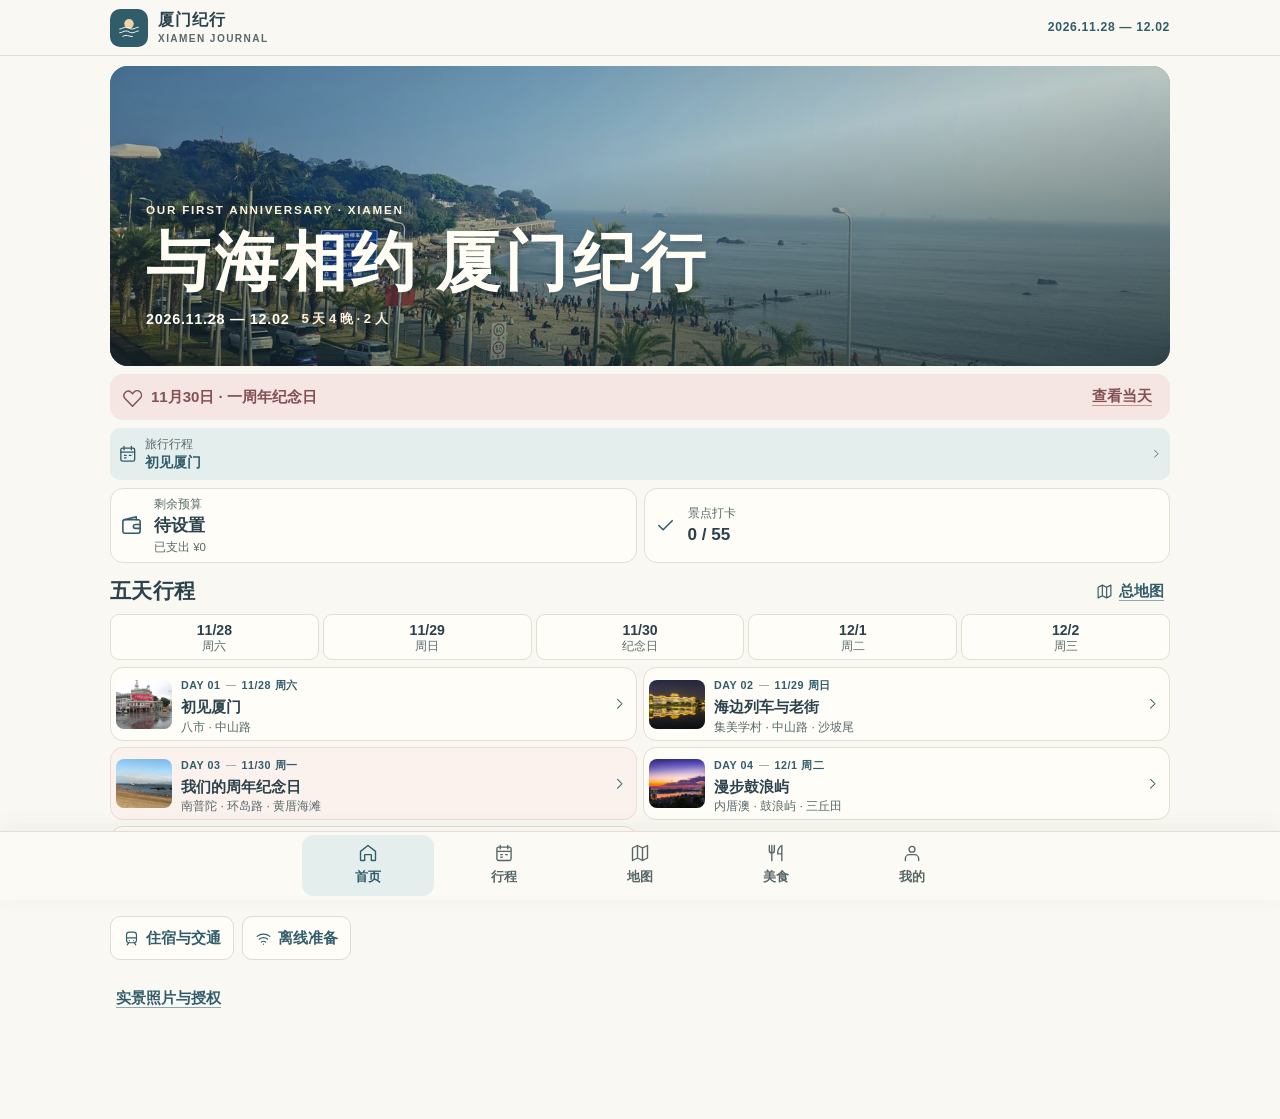
<file: index.html>
<!doctype html>
<html lang="zh-CN">
<head>
  <meta charset="utf-8">
  <meta name="viewport" content="width=device-width, initial-scale=1, viewport-fit=cover">
  <meta name="theme-color" content="#faf8f2">
  <meta name="description" content="与海相约 · 厦门纪行，五天旅行行程、摄影机位、地图和预算。">
  <meta name="apple-mobile-web-app-capable" content="yes">
  <meta name="apple-mobile-web-app-status-bar-style" content="default">
  <meta name="apple-mobile-web-app-title" content="厦门纪行">
  <link rel="manifest" href="./manifest.webmanifest">
  <link rel="icon" href="./assets/icons/mark.svg" type="image/svg+xml">
  <link rel="apple-touch-icon" href="./assets/icons/icon-180.png">
  <link rel="stylesheet" href="./assets/css/app.css?v=3">
  <script type="module" src="./assets/js/app.js?v=3"></script>
  <title>与海相约 · 厦门纪行</title>
</head>
<body>
  <a class="skip-link" href="#content">跳到主要内容</a>
  <header class="topbar">
    <div class="topbar-inner">
      <a class="brand" href="#home"><img src="./assets/icons/mark.svg" alt="" width="40" height="40"><span>厦门纪行<small>XIAMEN JOURNAL</small></span></a>
      <span class="trip-dates">2026.11.28 — 12.02</span>
    </div>
  </header>
  <aside id="update-banner" class="update-banner" aria-label="版本更新" hidden>
    <p>新版已准备好。先保存正在填写的内容，再更新。</p>
    <a class="button text" href="#records">备份</a>
    <button type="button" class="button secondary" id="activate-update">更新网页</button>
  </aside>
  <main id="content" tabindex="-1"><p class="loading">正在打开旅行手账…</p><noscript>启用 JavaScript 后即可使用旅行手账。</noscript></main>
  <nav id="navigation" class="bottom-nav" aria-label="主导航"></nav>
  <div id="notice" class="toast" role="status" aria-live="polite" hidden></div>
</body>
</html>
</file>
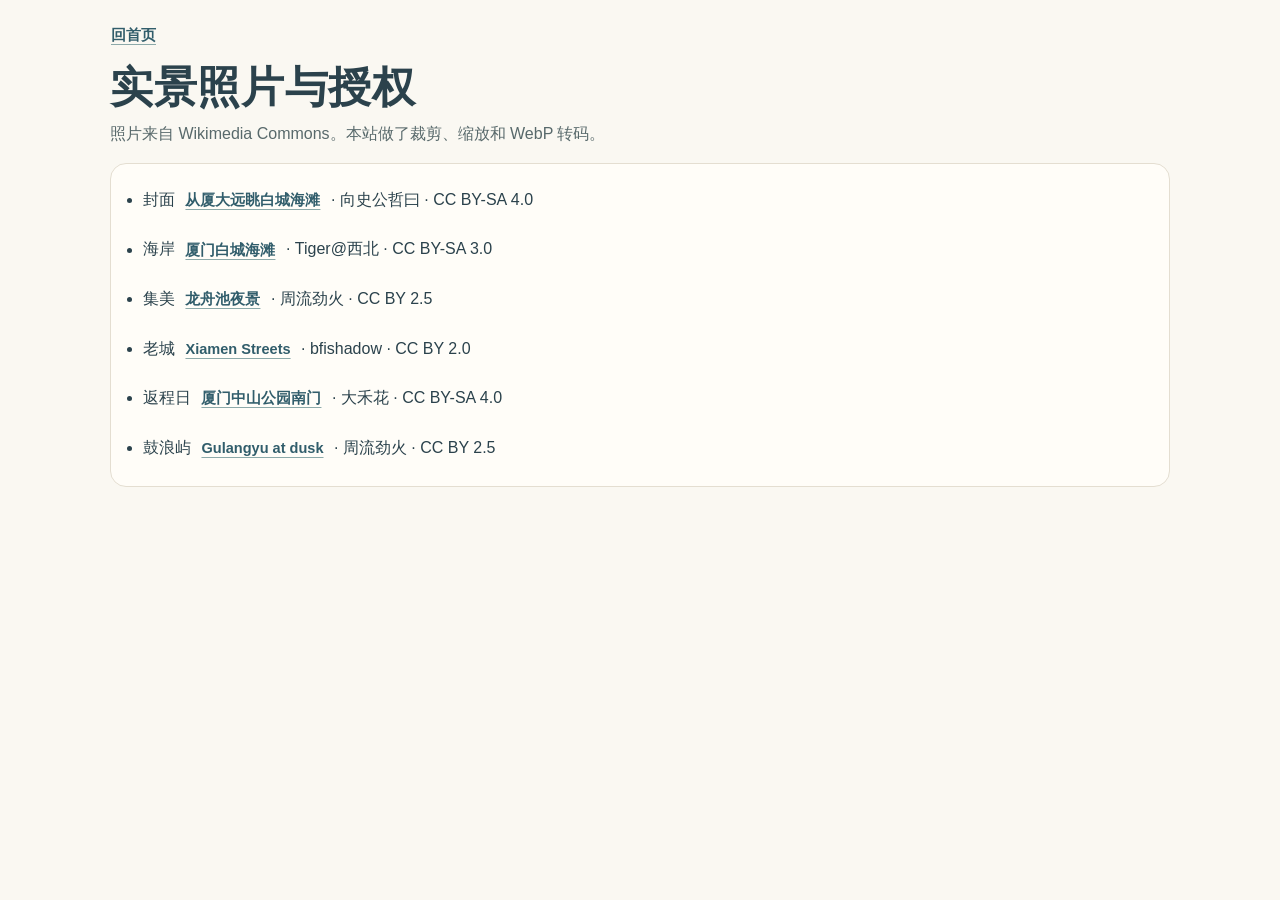
<file: credits.html>
<!doctype html>
<html lang="zh-CN">
<head>
  <meta charset="utf-8">
  <meta name="viewport" content="width=device-width, initial-scale=1, viewport-fit=cover">
  <meta name="theme-color" content="#faf8f2">
  <title>照片与授权 · 厦门纪行</title>
  <link rel="stylesheet" href="./assets/css/app.css">
  <link rel="icon" href="./assets/icons/mark.svg" type="image/svg+xml">
</head>
<body><main>
  <header class="page-heading">
    <a class="button text" href="./#home">回首页</a>
    <h1>实景照片与授权</h1>
    <p>照片来自 Wikimedia Commons。本站做了裁剪、缩放和 WebP 转码。</p>
  </header>
  <ul class="panel" style="padding-inline-start:2rem">
    <li>封面 <a class="button text" href="https://commons.wikimedia.org/wiki/File:从厦大远眺白城海滩.jpg">从厦大远眺白城海滩</a> · 向史公哲曰 · <a href="https://creativecommons.org/licenses/by-sa/4.0/">CC BY-SA 4.0</a></li>
    <li>海岸 <a class="button text" href="https://commons.wikimedia.org/wiki/File:厦门白城海滩_-_panoramio_(3).jpg">厦门白城海滩</a> · Tiger@西北 · <a href="https://creativecommons.org/licenses/by-sa/3.0/">CC BY-SA 3.0</a></li>
    <li>集美 <a class="button text" href="https://commons.wikimedia.org/wiki/File:厦门市集美区龙舟池_-_1.jpg">龙舟池夜景</a> · 周流劲火 · <a href="https://creativecommons.org/licenses/by/2.5/">CC BY 2.5</a></li>
    <li>老城 <a class="button text" href="https://commons.wikimedia.org/wiki/File:Xiamen_Streets.jpg">Xiamen Streets</a> · bfishadow · <a href="https://creativecommons.org/licenses/by/2.0/">CC BY 2.0</a></li>
    <li>返程日 <a class="button text" href="https://commons.wikimedia.org/wiki/File:The_South_Gate_of_Zhongshan_Park,_Xiamen.jpg">厦门中山公园南门</a> · 大禾花 · <a href="https://creativecommons.org/licenses/by-sa/4.0/">CC BY-SA 4.0</a></li>
    <li>鼓浪屿 <a class="button text" href="https://commons.wikimedia.org/wiki/File:Gulangyu_at_dusk.jpg">Gulangyu at dusk</a> · 周流劲火 · <a href="https://creativecommons.org/licenses/by/2.5/">CC BY 2.5</a></li>
  </ul>
</main></body>
</html>
</file>
<file: assets/css/app.css>
:root {
  color-scheme: light;
  --paper:#faf8f2;
  --panel:#fffdf8;
  --ink:#2b424c;
  --muted:#58696b;
  --sea:#315d6b;
  --sea-light:#e4eeed;
  --sage:#dce9df;
  --line:#e4ded1;
  --sand:#efe8da;
  --rose:#f5e6e3;
  --rose-ink:#835054;
  --footer-h:69px;
  --gutter:clamp(16px,4.5vw,30px);
  --text:-apple-system,BlinkMacSystemFont,"PingFang SC","Hiragino Sans GB","Microsoft YaHei","Noto Sans CJK SC",sans-serif;
  --serif:"Songti SC","STSong","Noto Serif CJK SC","Noto Sans CJK SC",serif;
  font: 16px/1.55 var(--text);
  background:var(--paper);
  color:var(--ink);
}
* {box-sizing:border-box}
html {scroll-padding-block-end:calc(var(--footer-h) + env(safe-area-inset-bottom) + 20px)}
body {margin:0;min-width:0;padding-inline:env(safe-area-inset-left) env(safe-area-inset-right)}
a {color:inherit;text-decoration:none}
img,svg {display:block;max-width:100%}
button,input,textarea,select {font:inherit;color:inherit}
button {cursor:pointer}
button:focus-visible,a:focus-visible,input:focus-visible,textarea:focus-visible,select:focus-visible,summary:focus-visible {
  outline:2px solid #487f89;
  outline-offset:3px;
}
p,h1,h2,h3,h4,figure {margin:0}
p,li,h1,h2,h3,h4 {overflow-wrap:anywhere}
h1,h2 {line-height:1.24;letter-spacing:.015em}
h2 {font-size:1.33rem}
h3 {font-size:1.04rem;line-height:1.35}
h4 {font-size:1rem}
ol,ul {padding-inline-start:1.25rem}
li+li {margin-top:.35rem}
.icon {width:1.22em;height:1.22em;flex:none}
.sr-only,.skip-link:not(:focus) {position:absolute;width:1px;height:1px;padding:0;overflow:hidden;clip-path:inset(50%);white-space:nowrap}
.skip-link:focus {position:fixed;top:4px;left:4px;padding:12px;background:var(--panel);z-index:10}
.topbar {padding-top:env(safe-area-inset-top);border-bottom:1px solid var(--line)}
.topbar-inner {max-width:1120px;margin:auto;min-height:66px;padding:10px var(--gutter);display:flex;align-items:center;justify-content:space-between;gap:10px}
.brand {display:flex;align-items:center;gap:10px;font-weight:720;font-size:1.02rem;line-height:1.2;letter-spacing:.07em}
.brand img {border-radius:10px;width:38px;height:38px}
.brand small {display:block;font-size:.63rem;letter-spacing:.14em;font-weight:650;color:var(--muted);margin-top:4px}
.trip-dates {font-size:.76rem;font-weight:670;letter-spacing:.055em;color:var(--sea);white-space:nowrap}
main {max-width:1120px;margin:auto;min-width:0;padding:18px var(--gutter) calc(var(--footer-h) + env(safe-area-inset-bottom) + 30px)}
main:focus {outline:none}
main>section+section {margin-top:17px}
.loading,.empty {padding:16px;color:var(--muted);background:var(--panel);border-radius:12px}
.bottom-nav {
  position:fixed;z-index:5;inset:auto 0 0;
  display:grid;grid-template-columns:repeat(5,minmax(0,1fr));
  background:#fcfaf4;
  padding:3px max(var(--gutter),calc((100vw - 680px)/2)) calc(4px + env(safe-area-inset-bottom));
  min-height:calc(var(--footer-h) + env(safe-area-inset-bottom));
  border-top:1px solid var(--line);
  box-shadow:0 -4px 20px #213d4410;
}
.bottom-nav a {display:flex;flex-direction:column;align-items:center;justify-content:center;gap:4px;min-height:50px;border-radius:12px;margin-inline:2px;color:#566668;font-size:.82rem;font-weight:600}
.bottom-nav a .icon {width:20px;height:20px}
.bottom-nav a[aria-current] {color:var(--sea);background:var(--sea-light);font-weight:760}
.toast {position:fixed;z-index:10;left:50%;bottom:calc(var(--footer-h) + env(safe-area-inset-bottom) + 14px);transform:translateX(-50%);max-width:min(90vw,430px);width:max-content;padding:10px 15px;border-radius:10px;background:#28454b;color:white;box-shadow:0 4px 20px #252d3042}
.button {display:inline-flex;align-items:center;justify-content:center;gap:6px;padding:8px 12px;min-height:44px;border:1px solid transparent;border-radius:10px;font-size:.91rem;font-weight:680;line-height:1.2;text-align:center}
.button .icon {width:17px;height:17px}
.button.primary {background:var(--sea);color:#fff;border-color:var(--sea)}
.button.secondary {background:var(--panel);color:var(--sea);border-color:#dbddd4}
.button:disabled {cursor:default;opacity:.65}
.button.text {color:var(--sea);padding-inline:5px;text-decoration:underline;text-underline-offset:4px;text-decoration-color:#8ca9a9}
.button.danger {color:#8c3f43}
.button.success {color:#285746;background:var(--sage);border-color:#b9cfc1}
.button.rose {color:var(--rose-ink);background:var(--rose);border-color:#e9ccc8}
.button.icon-button {min-width:44px;border-radius:50%;padding:7px;background:#f5efe6;color:var(--rose-ink)}
.button.icon-button.rose .icon {fill:#bc7d79}
.actions,.chips {display:flex;align-items:center;flex-wrap:wrap;gap:8px}
.chips {margin:8px 0 13px}
.button.chip {border-radius:999px;border-color:var(--line);background:var(--panel);color:var(--muted)}
.button.chip.active {background:var(--sea-light);border-color:#adc7c3;color:var(--sea)}
.badge {display:inline-flex;align-items:center;font-size:.84rem;font-weight:670;background:#f1ecdf;color:#655a46;border-radius:999px;padding:3px 9px;line-height:1.35;white-space:nowrap}
.badge.core {background:var(--sage);color:#325d4d}
.badge.pink {background:var(--rose);color:var(--rose-ink)}
.section-heading {display:flex;justify-content:space-between;align-items:center;gap:10px;margin-bottom:7px;min-height:36px}
.section-heading>a {flex:none}
.panel {min-width:0;padding:15px;border:1px solid var(--line);border-radius:16px;background:var(--panel);margin-bottom:12px}
.panel>p+*,.panel>.actions,.notes>ul {margin-top:8px}
.subtle,.fine {color:var(--muted)}
.fine {font-size:.85rem;line-height:1.5}
.fine .icon,.local-info .icon {display:inline-block;vertical-align:-.19em}
.callout {background:var(--sand);border-radius:12px;padding:11px 12px;color:#534f41;font-size:.94rem}
.callout>.icon {flex:none}
.anniversary-note {display:flex;align-items:center;gap:10px;background:var(--rose);color:var(--rose-ink);margin:12px 0}
progress {width:100%;display:block;height:7px;appearance:none;border:0;border-radius:99px;overflow:hidden;background:#e8e8db}
progress::-webkit-progress-bar {background:#e8e8db;border-radius:99px}
progress::-webkit-progress-value {background:#568678;border-radius:99px}
progress::-moz-progress-bar {background:#568678;border-radius:99px}

.hero {isolation:isolate;position:relative;display:grid;align-items:end;min-height:clamp(348px,53vw,465px);overflow:hidden;border-radius:18px;background:#456b75;color:#fffdf4}
.hero::after {content:"";position:absolute;z-index:-1;inset:0;background:linear-gradient(170deg,#172b3470 0%,#20374040 39%,#152b34d8 100%)}
.hero-photo {position:absolute;z-index:-2;inset:0;width:100%;height:100%;object-fit:cover;object-position:48% 57%}
.hero-content {padding:clamp(22px,5vw,54px);width:100%}
.eyebrow {font-size:.73rem;letter-spacing:.15em;font-weight:750}
.hero .eyebrow {color:#fff3db;margin-bottom:13px}
.hero h1 {font:700 clamp(2.55rem,8.2vw,4.9rem)/1.13 var(--serif);letter-spacing:.07em;text-shadow:0 2px 9px #20384263}
.hero h1 span {display:block;margin-top:4px}
.hero-dates {display:flex;flex-wrap:wrap;gap:5px 12px;align-items:center;font-size:.9rem;font-weight:630;letter-spacing:.05em;margin:14px 0 16px}
.hero-dates span {font-size:.82rem;letter-spacing:0;color:#fff0db}
.button.hero-button {background:#fcf5e5;color:#234753;border:1px solid #eee1c6;padding-inline:16px}
.anniversary-strip {display:flex;align-items:center;gap:11px;min-height:62px;margin:13px 0;background:var(--rose);color:var(--rose-ink);border-radius:13px;padding:6px 12px}
.anniversary-strip>.icon {width:21px;height:21px}
.anniversary-strip>span {flex:1;min-width:0}
.anniversary-strip strong {font-size:.94rem;line-height:1.3}
.anniversary-strip small {display:block;font-size:.79rem;color:#785456}
.anniversary-strip .button {color:var(--rose-ink);text-decoration-color:#c88f8a;white-space:nowrap}
.quick-summary {display:grid;grid-template-columns:repeat(2,minmax(0,1fr));gap:9px;margin-bottom:19px}
.summary-card {min-width:0;display:flex;align-items:center;gap:11px;background:var(--panel);border:1px solid var(--line);border-radius:13px;padding:10px 12px;color:var(--ink);min-height:63px}
.summary-card>.icon {width:23px;height:23px;color:var(--sea)}
.summary-card span {font-size:.85rem;color:var(--muted);display:block}
.summary-card strong {font-size:1.07rem;line-height:1.15;overflow-wrap:anywhere}
.home-days {margin-top:8px}
.day-grid {display:grid;gap:9px}
.day-tile {min-width:0;display:grid;grid-template-columns:74px minmax(0,1fr) 15px;gap:12px;align-items:center;border:1px solid var(--line);background:var(--panel);border-radius:13px;padding:8px 11px 8px 8px}
.day-tile.anniversary {background:#fcf2ed;border-color:#eaddd6}
.day-tile img {width:74px;height:69px;object-fit:cover;border-radius:8px;background:var(--sea-light)}
.day-tile .icon {width:15px;color:var(--sea)}
.day-tile h3 {margin:3px 0 2px;font-size:1.02rem}
.day-tile p {color:var(--muted);font-size:.81rem;line-height:1.3}
.tile-date {font-size:.72rem;font-weight:740;color:var(--sea);letter-spacing:.05em}
.tile-date i {display:inline-block;width:10px;height:1px;background:#9eafaa;margin:0 2px 3px}
.home-actions {margin:17px 0 2px}
.credits {font-size:.83rem;color:var(--muted);margin-top:16px}

.page-heading {margin:4px 0 16px}
.page-heading h1 {font:700 clamp(1.9rem,6vw,2.7rem)/1.25 var(--serif)}
.page-heading p {margin-top:7px;color:var(--muted)}
.page-heading .button {margin:0 0 3px;padding:0;min-height:44px}
.date-tabs {display:flex;gap:5px;margin:0 0 12px}
.date-tabs a {min-width:0;flex:1 1 0;min-height:54px;display:flex;flex-direction:column;align-items:center;justify-content:center;gap:1px;border:1px solid var(--line);border-radius:9px;background:var(--panel);font-size:.83rem;color:var(--muted)}
.date-tabs strong {font-size:.92rem;color:var(--ink)}
.date-tabs a[aria-current] {background:var(--sea);border-color:var(--sea);color:#fff}
.date-tabs a[aria-current] strong {color:#fff}
.day-hero {isolation:isolate;position:relative;display:flex;align-items:end;overflow:hidden;border-radius:14px;background:#4d6b72;color:#fffbf0;min-height:153px;margin-bottom:12px}
.day-hero::after {content:"";position:absolute;z-index:-1;inset:0;background:linear-gradient(99deg,#1d303ce8,#1c353e7f 63%,#1c363d28)}
.day-hero.anniversary::after {background:linear-gradient(99deg,#3b272dea,#5332398c 63%,#42333928)}
.day-hero img {position:absolute;z-index:-2;inset:0;width:100%;height:100%;object-fit:cover}
.day-hero>div {padding:15px 17px}
.day-hero h1 {font:700 clamp(1.65rem,6vw,2.5rem)/1.25 var(--serif);margin:5px 0}
.day-hero .badge {margin-top:6px}
.overview .overview-meta {display:flex;flex-wrap:wrap;justify-content:space-between;gap:4px 8px;font-size:.85rem;color:var(--muted);align-items:center;margin-bottom:8px}
.overview-meta .icon {display:inline-block;vertical-align:-.2em}
.overview .section-heading {margin:8px 0 2px}
.route-line {margin:0 0 8px}
.route-line span {color:#657d75;margin-inline:2px}
.day-timeline {margin-top:16px}
.timeline {display:grid;gap:10px}
.timeline-card {display:grid;grid-template-columns:minmax(66px,22%) minmax(0,1fr);gap:9px;border-bottom:1px solid var(--line);padding:11px 0}
.place-time {font-size:.84rem;color:var(--sea);display:flex;align-items:flex-start;flex-direction:column;gap:5px;font-variant-numeric:tabular-nums;line-height:1.4}
.place-time time {font-weight:700;overflow-wrap:anywhere}
.place-main>p {margin:4px 0}
.place-main>.badge,.place-main>.fine {display:inline-flex;align-items:center;gap:4px;margin:3px 0}
.place-main>.fine .icon {width:1em}
.place-shortcuts {gap:5px;margin-top:6px}
.place-shortcuts .button {padding-inline:7px;font-size:.87rem}
.place-shortcuts .icon {width:15px;height:15px}
.photo-preview {font-size:.9rem;color:#49696b}
.photo-preview .icon {display:inline-block;vertical-align:-.18em}
.local-info {color:#315a55;font-weight:700}
details {border-top:1px solid var(--line);margin-top:6px}
summary {min-height:44px;padding:9px 0;cursor:pointer;color:var(--sea);font-size:.93rem;font-weight:650}
.detail-body>p {margin:5px 0}
.detail-body>div[id] {scroll-margin-block-start:16px}
.check-controls {display:flex;gap:6px;flex-wrap:wrap;margin:6px 0}
.check-controls .button {padding-inline:7px}
.check-select select {height:44px;min-width:99px}
.map-links {margin-top:4px}
.map-links .button {padding-inline:8px}
.photo-panel {background:#eef2ea;color:#365154;border-radius:12px;padding:11px;margin:10px 0}
.photo-panel h4 {display:flex;align-items:center;gap:6px}
.photo-panel p {margin:5px 0}
.composition {margin:8px 0}
.composition svg {width:100%;max-width:370px}
.composition figcaption {font-size:.82rem;color:var(--muted);margin-top:3px}
.memo {display:grid;gap:6px;margin-top:7px;justify-items:start}
.memo label {width:100%}
.notes {margin-top:17px}
.notes ul {margin-bottom:6px}
#day-food,#day-notes {scroll-margin-block-start:10px}
#day-food>.subtle {margin:0 0 9px}

.food-card {background:var(--panel);border:1px solid var(--line);border-radius:12px;padding:11px 12px 2px;margin:7px 0;min-width:0}
.food-top {display:flex;justify-content:space-between;align-items:flex-start;gap:8px}
.food-top h3 {margin:3px 0}
.food-top p {color:var(--muted);font-size:.91rem}
.food-detail {margin-top:6px}
.food-detail .detail-body {padding-bottom:9px}
.food-group {margin:12px 0 18px}
.food-group>h3 {color:var(--sea);font-size:1.12rem}
.search-form {display:flex;flex-wrap:wrap;align-items:center;gap:7px;margin:8px 0 12px}
.search-label {position:relative;flex:1 1 185px}
.search-label .icon {position:absolute;left:10px;top:13px;color:var(--muted)}
.search-label input {padding-left:36px}
.filter-fields,.form-columns {display:grid;grid-template-columns:repeat(2,minmax(0,1fr));gap:8px}
.filter-fields {margin-bottom:11px}
label:not(.button) {display:block;font-size:.90rem;font-weight:630;min-width:0}
input:not([type=checkbox]),textarea,select {width:100%;min-width:0;min-height:44px;padding:8px 9px;border-radius:8px;border:1px solid #d6d9cf;background:#fffefb;color:var(--ink);font-size:1rem}
select {appearance:none;padding-right:28px;text-overflow:ellipsis;background:#fffefb url("data:image/svg+xml,%3Csvg xmlns='http://www.w3.org/2000/svg' width='12' height='8' fill='none'%3E%3Cpath stroke='%23315d6b' stroke-width='1.6' d='m1 1 5 5 5-5'/%3E%3C/svg%3E") right 10px center/12px 8px no-repeat}
input[type=date],input[type=time] {appearance:none}
textarea {resize:vertical}
input:placeholder-shown {text-overflow:ellipsis}
label>input,label>textarea,label>select {display:block;margin-top:4px}
label.search-label input,.check-select select {margin-top:0}
label.tick {display:flex;gap:8px;align-items:center;min-height:44px}
.tick input {width:21px;height:21px;accent-color:var(--sea);margin:0}
.form-grid,.stack {display:grid;gap:10px}
.form-grid>button,.stack>button {justify-self:start}
.stack .panel {margin-bottom:0}
.field-line {display:flex;align-items:end;gap:8px;flex-wrap:wrap}
.field-line>label {flex:1 1 130px}
.field-line>.button {flex:none}
.import-label {position:relative;overflow:hidden}
.import-label input {position:absolute;inset:0;opacity:0;cursor:pointer;height:100%;margin:0}

.map-panel .subtle {margin:0 0 8px}
.region-map {position:relative;display:block;width:100%;min-height:255px;aspect-ratio:420 / 265;background:#dceae8;border:1px solid #d0dfdc;border-radius:11px;overflow:hidden}
.region-map>svg {position:absolute;inset:0;width:100%;height:100%}
.map-tag {position:absolute;background:#fffdf3;border-color:#b6c7b9;color:var(--sea);border-radius:9px;padding:6px;min-height:42px;font-size:.78rem;box-shadow:0 1px 3px #315d6b22}
.map-tag i,.map-node i {width:8px;height:8px;background:#578483;border-radius:50%}
.map-tag.jimei {left:9%;top:5%}
.map-tag.plane {left:37%;top:23%}
.map-tag.town {left:43%;top:49%}
.map-tag.island {left:3%;top:64%}
.map-tag.temple {left:25%;top:76%}
.map-tag.coast {right:2%;top:63%}
.map-tag[aria-pressed=true],.map-node[aria-pressed=true] {color:#fff;background:var(--sea)}
.map-tag[aria-pressed=true] i,.map-node[aria-pressed=true] i {background:#f8e7c6}
.schematic {padding:4px 8px;border-radius:11px;background:#e9f0e9}
.schematic ol {list-style:none;display:flex;align-items:center;flex-wrap:wrap;gap:6px;margin:6px 0;padding:0}
.schematic li {margin:0;display:flex;align-items:center;gap:5px;color:var(--sea)}
.schematic li+li::before {content:"";width:8px;height:1px;background:#608982}
.schematic li.ferry-leg::before {display:none}
.ferry-leg>span {display:inline-flex;gap:3px;align-items:center;font-size:.79rem;color:#405f7a}
.map-node {min-height:44px;padding-inline:6px;background:#fffdf5;border-color:#c2d5cd;font-size:.85rem}
.map-selection {margin-top:9px;padding:12px;border-radius:11px;background:#eef3eb;scroll-margin-block-start:12px}
.map-selection>p {margin:4px 0}
.map-chips {gap:5px}
.map-chips .chip {padding-inline:9px}
.index-list {display:grid}
.index-row {display:flex;justify-content:space-between;align-items:center;gap:8px;min-height:47px;border-bottom:1px solid var(--line);padding:4px 0}
.index-row:last-child {border-bottom:0}
.index-row h3 {font-size:.96rem}
.index-row p,.index-row small {font-size:.84rem;color:var(--muted)}
.index-row>.button {flex:none}
.menu-list {display:grid;gap:8px}
.menu-link {display:grid;grid-template-columns:42px minmax(0,1fr) 17px;gap:10px;align-items:center;min-height:67px;padding:8px 11px;border:1px solid var(--line);border-radius:13px;background:var(--panel)}
.menu-link small {display:block;color:var(--muted);font-size:.86rem}
.menu-icon {width:40px;height:40px;display:grid;place-items:center;background:var(--sea-light);border-radius:10px;color:var(--sea)}
.menu-link>.icon {width:17px;color:var(--sea)}
.adjust-list .index-row {justify-content:flex-start}
.adjust-list .index-row strong {flex:1}
.budget-hero {background:#e8efe9;border-color:#d3e2d8}
.budget-summary {display:grid;grid-template-columns:repeat(2,minmax(0,1fr));gap:9px;margin-bottom:10px}
.budget-summary span {display:block;font-size:.86rem;color:var(--muted)}
.budget-summary strong {display:block;font-size:1.22rem;overflow-wrap:anywhere}
.budget-summary>div:first-child strong {font-size:1.55rem;color:#28584e}
.budget-hero .field-line {margin-top:11px}
.expense {display:grid;grid-template-columns:1fr auto;gap:2px 6px;border-bottom:1px solid var(--line);padding:8px 0}
.expense p {font-size:.84rem;color:var(--muted);overflow-wrap:anywhere}
.expense>.actions {grid-column:1/-1}
.budget-category>div {display:flex;justify-content:space-between;gap:8px;margin:7px 0 3px}
.gift-list {margin-bottom:10px}

@media (min-width:700px) {
  .hero h1 span {display:inline;margin-left:.25em}
  .hero {min-height:400px}
  .day-grid,.menu-list {grid-template-columns:repeat(2,minmax(0,1fr))}
  .timeline-card {grid-template-columns:110px minmax(0,1fr)}
  .region-map {max-width:640px;max-height:370px;min-height:285px}
}
@media (max-width:385px) {
  .date-tabs {gap:3px}
  .date-tabs a {font-size:.75rem}
  .place-shortcuts .button {font-size:.83rem}
}
.summary-card>div {min-width:0}

/* Mobile journal */
.topbar-inner {min-height:55px;padding-block:7px}
main {padding-top:10px}
.hero {min-height:clamp(214px,56vw,318px)}
.hero-content {padding:clamp(17px,4vw,36px)}
.hero h1 {font-size:clamp(2.05rem,7vw,4rem)}
.hero h1 span {margin-top:0}
.hero .eyebrow {margin-bottom:8px}
.hero-dates {margin:8px 0 0}
.anniversary-strip {min-height:44px;margin:8px 0;gap:8px;padding-block:1px}
.anniversary-strip strong {flex:1}
.anniversary-strip .button {padding-block:3px}
.home-today {display:grid;grid-template-columns:repeat(auto-fit,minmax(min(140px,100%),1fr));gap:7px;margin:8px 0}
.today-link {display:grid;grid-template-columns:auto minmax(0,1fr) 12px;gap:7px;align-items:center;padding:6px 8px;min-height:52px;background:var(--sea-light);border-radius:10px;color:var(--sea)}
.today-link .icon:last-child {width:12px}
.today-link small,.summary-card small {display:block;font-size:.72rem;color:var(--muted);overflow-wrap:anywhere}
.today-link strong {display:block;font-size:.85rem;line-height:1.35;overflow-wrap:anywhere}
.quick-summary {margin-bottom:6px;gap:7px}
.summary-card {min-height:55px;padding:6px 9px}
.summary-card span {font-size:.76rem}
.home-days {margin-top:3px}
.home-days .section-heading {margin-bottom:1px}
.day-grid {gap:6px}
.day-tile {grid-template-columns:56px minmax(0,1fr) 15px;gap:9px;padding:4px 9px 4px 5px}
.day-tile img {width:56px;height:49px}
.day-tile h3 {margin:0;font-size:.96rem}
.day-tile p {margin-top:2px;font-size:.76rem}
.tile-date {font-size:.67rem}
.date-tabs {gap:4px;margin-bottom:7px}
.date-tabs a {min-height:46px;line-height:1.2;font-size:.72rem}
.date-tabs strong {font-size:.88rem}
.sticky-dates {position:sticky;top:env(safe-area-inset-top,0px);z-index:4;background:var(--paper);padding:3px 0 1px}
.sticky-dates .date-tabs {margin-bottom:4px}
.day-hero {min-height:101px;margin:4px 0 7px;border-radius:12px}
.day-hero>div {padding:9px 12px}
.day-hero h1 {font-size:clamp(1.52rem,5.3vw,2.1rem);margin:2px 0}
.day-hero p:not(.eyebrow) {font-size:.86rem}
.overview.panel {padding:8px 10px;margin:0 0 7px}
.overview .overview-meta {margin:0 0 4px}
.overview .route-line {font-size:.87rem;line-height:1.4;margin-bottom:2px}
.overview .actions {gap:5px;margin-top:5px}
.overview .button {font-size:.82rem;padding-inline:8px}
.urgent {display:flex;align-items:baseline;gap:7px;background:var(--sand);border-radius:9px;padding:7px 9px;font-size:.85rem;color:#534f41;margin:6px 0}
.urgent>.icon {align-self:flex-start;margin-top:3px}
.urgent .inline-link {margin-inline-start:.35em}
.inline-link.button {display:inline;color:var(--sea);min-height:0;padding:0;font-size:inherit;line-height:inherit;text-decoration:underline;text-underline-offset:3px}
.anniversary-line {display:flex;align-items:center;gap:7px;font-size:.86rem;color:var(--rose-ink);background:var(--rose);border-radius:9px;padding:7px 9px}
.day-timeline {margin-top:5px}
main>.day-timeline {margin-top:7px}
.day-timeline .section-heading {margin-bottom:3px}
.mode-toggle {display:flex;gap:4px}
.mode-toggle .button {min-height:44px;padding-inline:12px}
.timeline {gap:7px}
.stop-group {min-width:0;background:var(--panel);border:1px solid var(--line);border-radius:11px;padding:5px 9px}
.stop-group-top {display:flex;align-items:center;gap:8px;font-size:.83rem;color:var(--sea);line-height:1.3}
.stop-group-top time {font-weight:750;font-variant-numeric:tabular-nums}
.stop-group-top strong {font-weight:640;color:var(--ink)}
.timeline-stop {display:grid;grid-template-columns:minmax(0,1fr) auto;column-gap:5px;padding:2px 0;scroll-margin-top:calc(env(safe-area-inset-top,0px) + 65px)}
.timeline-stop+.timeline-stop {border-top:1px solid var(--line)}
.stop-line,.timeline-stop>.local-info {grid-column:1/-1}
.stop-line {display:flex;align-items:center;justify-content:space-between;gap:5px}
.stop-name {min-width:0}
.stop-name h3 {font-size:.98rem}
.stop-meta {display:flex;align-items:center;flex-wrap:wrap;gap:5px;font-size:.71rem;color:var(--muted);line-height:1.1;margin-top:2px}
.stop-meta .badge {font-size:.7rem;padding:2px 6px}
.stop-tools,.food-tools {display:flex;align-items:center;gap:1px;flex:none}
.button.compact-icon {min-width:44px;min-height:44px;padding:4px;background:transparent;color:var(--sea);border-color:transparent}
.button.compact-icon .icon {width:19px;height:19px}
.button.compact-icon.success {background:var(--sage);color:#285746}
.button.compact-icon.rose {background:var(--rose);color:var(--rose-ink)}
.button.compact-icon.rose .icon {fill:#dfa5a0}
.timeline-stop>.photo-preview {grid-column:1;align-self:center;margin:0;font-size:.81rem;overflow:hidden;text-overflow:ellipsis;white-space:nowrap}
.timeline-stop>.local-info {font-size:.83rem}
.stop-detail {grid-column:2;margin:0;border:0}
.stop-detail>summary {padding:2px 0;display:flex;align-items:center;justify-content:flex-end;font-size:.76rem;min-height:36px}
.stop-detail>summary::after {content:"";width:6px;height:6px;border-right:1px solid;border-bottom:1px solid;transform:rotate(45deg);margin:0 3px 4px 7px}
.stop-detail[open]>summary::after {transform:rotate(225deg);margin-bottom:0}
.stop-detail[open] {grid-column:1/-1}
.is-detailed .timeline-stop>.photo-preview {white-space:normal;overflow:visible}
.nearby-food {margin-top:0}
.nearby-food summary {display:flex;align-items:center;gap:6px;padding:2px 0;font-size:.79rem;min-height:42px}
.nearby-food summary::after {content:"+";flex:none;margin-left:auto}
.nearby-food[open] summary::after {content:"−"}
.near-label {display:flex;align-items:center;gap:4px;flex:none;font-weight:710}
.near-names {overflow:hidden;text-overflow:ellipsis;white-space:nowrap;font-weight:500}
#day-notes,#day-food {scroll-margin-top:calc(env(safe-area-inset-top,0px) + 65px)}
.food-filters {gap:3px;margin-block:4px}
.food-filters .chip {padding-inline:6px;font-size:.8rem}
.map-chips .chip {padding-inline:8px;font-size:.82rem}
.food-card {padding:4px 6px 0 9px;margin:0;border-width:0 0 1px;border-radius:0}
.food-top {align-items:center;gap:3px}
.food-top h3 {font-size:.94rem;margin:0;line-height:1.27}
.food-top p,.food-top small {display:block;color:var(--muted);font-size:.79rem;line-height:1.35;overflow-wrap:anywhere}
.food-top>div:first-child {min-width:0}
.food-detail {margin-top:0;border:0}
.food-detail summary {min-height:34px;padding:4px 0;font-size:.76rem}
.food-group {margin:8px 0 14px;border:1px solid var(--line);border-radius:11px;background:var(--panel);overflow:hidden}
.food-group>h3 {padding:7px 9px;background:var(--sea-light);color:var(--sea);font-size:.91rem}
.food-group>.food-card:last-child {border-bottom:0}
#day-food>.food-card,.nearby-food .food-card {border-radius:8px;background:#f7f5ee;margin-bottom:4px}
.budget-summary {gap:5px 9px}
.budget-summary strong {font-size:1.14rem}
.budget-summary>div:first-child strong {font-size:1.31rem}
.budget-hero .actions {margin:4px 0}
.budget-hero progress {margin-top:7px}
#quick-expense,#expense-form {scroll-margin-top:12px}
.quick-expense>details,.quick-expense>.section-heading {margin:0}
.geo-frame {isolation:isolate;position:relative;min-height:245px;border-radius:9px;overflow:hidden;background:#e2ece8}
.geo-map {height:clamp(245px,43vh,420px);z-index:0;background:#e2ece8}
.geo-map:not([data-ready=true]) {visibility:hidden}
.geo-map[data-ready=true]+.geo-status {display:none}
.geo-status {position:absolute;inset:0;display:grid;place-items:center;color:var(--sea);font-size:.9rem;pointer-events:none}
.geo-fallback {padding:7px 9px;border-radius:9px;background:var(--sea-light)}
.geo-legend {display:flex;gap:4px 8px;flex-wrap:wrap;margin:6px 0;color:var(--muted);font-size:.71rem}
.geo-legend>span {display:flex;align-items:center;gap:4px}
.geo-legend i,.geo-map .geo-marker {display:grid;place-items:center;border-radius:50%;font:700 .9rem var(--text);color:#fff}
.geo-legend i {width:18px;height:18px;font-size:.61rem}
.geo-map .geo-marker {border:2px solid #fffcf3;box-shadow:0 1px 3px #203b4466}
.geo-marker small {position:absolute;right:-7px;top:-5px;display:grid;place-items:center;background:#fffdf4;border:1px solid #385b83;border-radius:50%;min-width:16px;height:16px;color:#26445d;font-size:.62rem}
.geo-legend .sight,.geo-map .sight {background:#315d6b}
.geo-legend .photo,.geo-map .photo {background:#755478}
.geo-legend .food,.geo-map .food {background:#8e5541}
.geo-legend .transit,.geo-map .transit {background:#535b62}
.geo-legend .backup,.geo-map .backup {background:#47684f}
.geo-legend .ferry,.geo-map .ferry {background:#385b83}
.geo-map .leaflet-popup-content {font:inherit;font-size:.86rem;line-height:1.42;max-width:230px}
.geo-map .leaflet-popup-content p {margin:5px 0}
.geo-map .leaflet-popup-content .map-links {gap:3px}
.map-schematic {margin-top:7px}
#map-rows summary {padding-inline:7px}
#map-rows .index-row {padding-inline:5px}
.update-banner {max-width:1120px;margin:0 auto;background:var(--sea-light);padding:5px var(--gutter);color:var(--sea)}
.update-banner:not([hidden]) {display:flex;align-items:center;gap:8px;flex-wrap:wrap}
.update-banner p {flex:1 1 155px;font-size:.81rem}
@media (min-width:700px) {
  .hero {min-height:300px}
  .stop-group {padding-inline:14px}
}

.core-schedule {display:grid;grid-template-columns:repeat(2,minmax(0,1fr));gap:2px 7px;margin-bottom:2px}
.core-schedule a {display:flex;align-items:center;gap:5px;min-height:34px;padding-inline:5px;background:#f3f3e9;border-radius:6px;font-size:.76rem;line-height:1.2}
.core-schedule time {color:var(--sea);font-weight:740;flex:none}
.core-schedule span {overflow-wrap:anywhere}
.timeline-stop.no-photo .stop-line {grid-column:1}
.timeline-stop.no-photo .stop-detail {align-self:center}
.timeline-stop.no-photo>.local-info {grid-row:2;grid-column:1/-1}
.timeline-stop.no-photo .stop-detail:not([open]) {grid-row:1}

.room-context {display:flex;flex-wrap:wrap;align-items:center;justify-content:space-between;gap:3px 9px;margin:0 0 7px;padding:6px 9px;border-radius:9px;background:var(--sea-light);color:var(--sea);font-size:.78rem}
.room-context strong {font-size:.86rem;min-width:0;overflow-wrap:anywhere}
.room-card {background:#edf3ed}
.room-members {display:flex;align-items:center;flex-wrap:wrap;gap:5px;margin-bottom:6px}
.member-badge {display:grid;place-items:center;width:32px;height:32px;border-radius:50%;background:var(--sea);color:#fff;font-size:.86rem}
.cloud-status {font-size:.84rem;color:var(--muted);min-height:1.35em;margin:5px 0}
.member-row {flex-wrap:wrap}
.member-row form {flex-wrap:wrap}
.member-row select {width:auto;max-width:100%}
.invite-copy,.sync-conflict {margin-top:8px;overflow-wrap:anywhere}
.invite-copy .button {margin-top:5px}
.shared-place-note {margin-top:7px;border-top:1px solid var(--line);padding-top:7px}
.checkin-by {display:inline-block;margin-inline-start:3px;color:#3f6659;font-size:.73rem}
</file>
